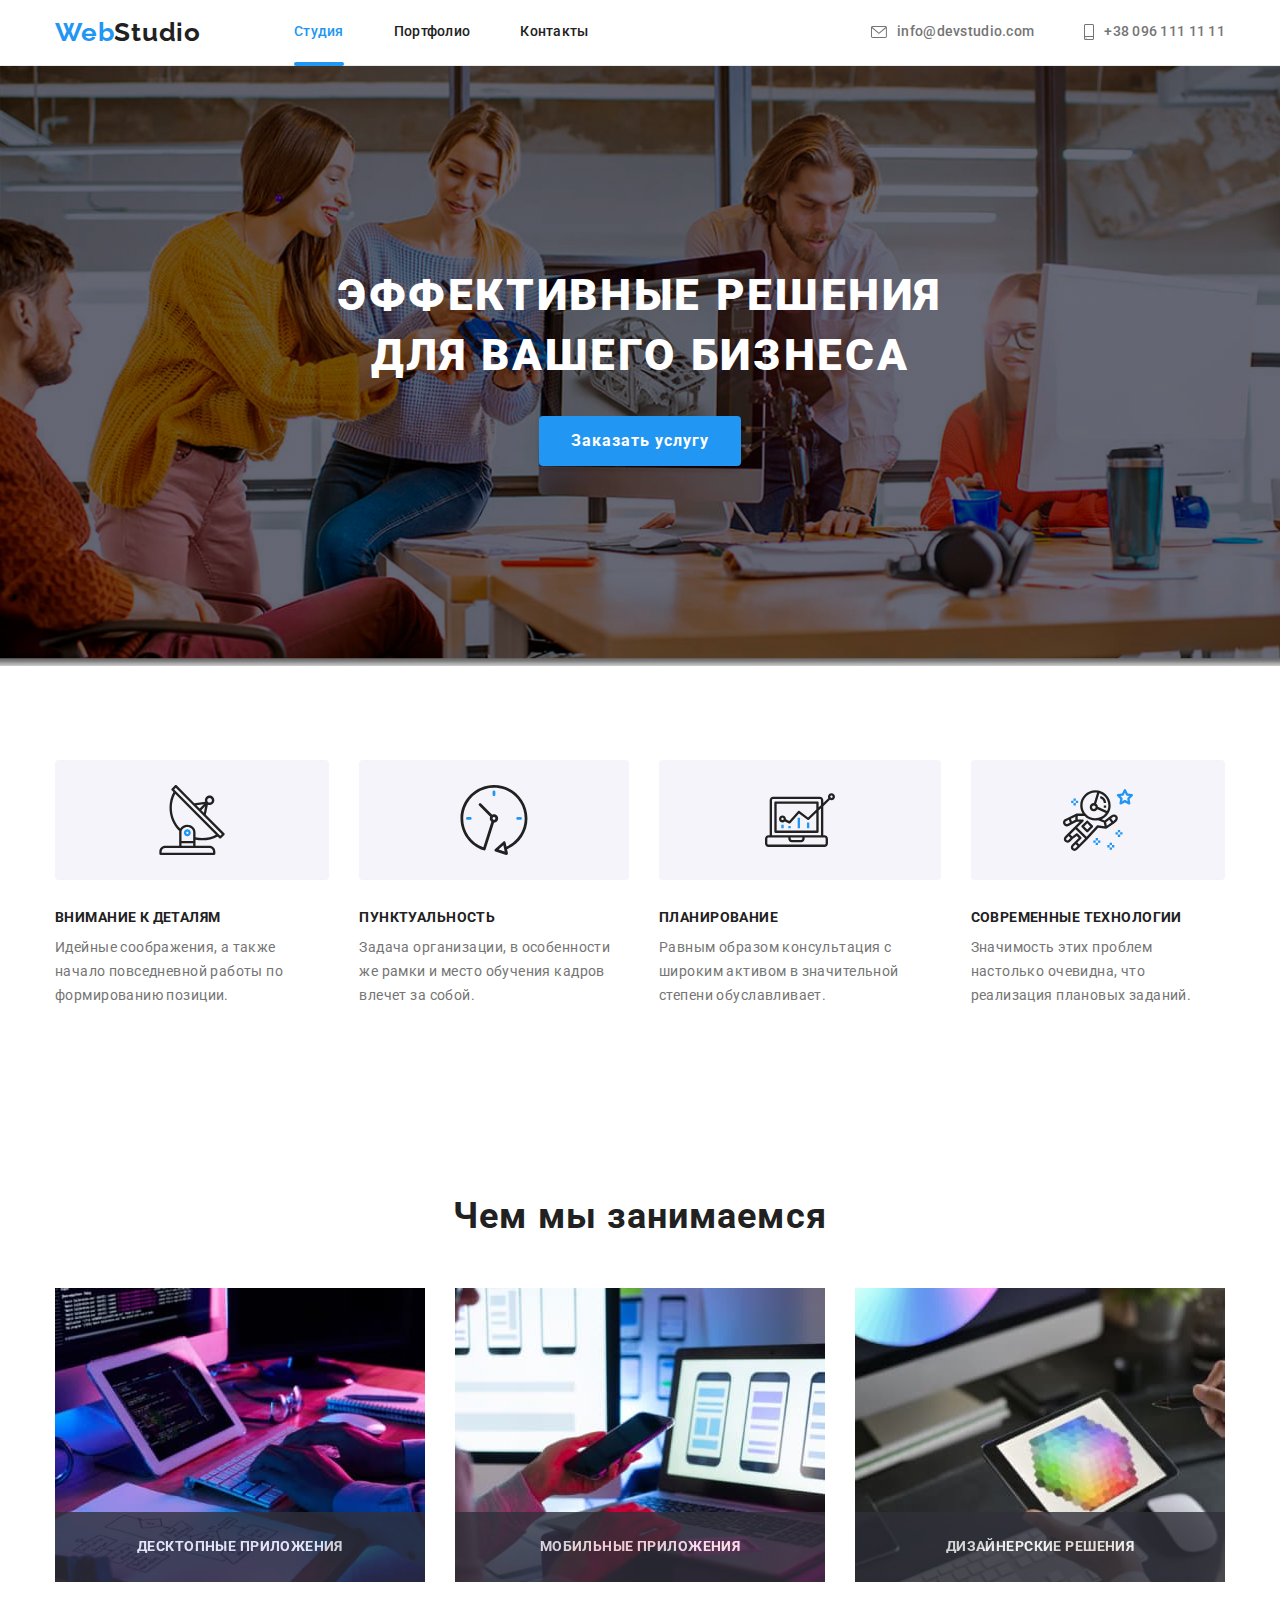
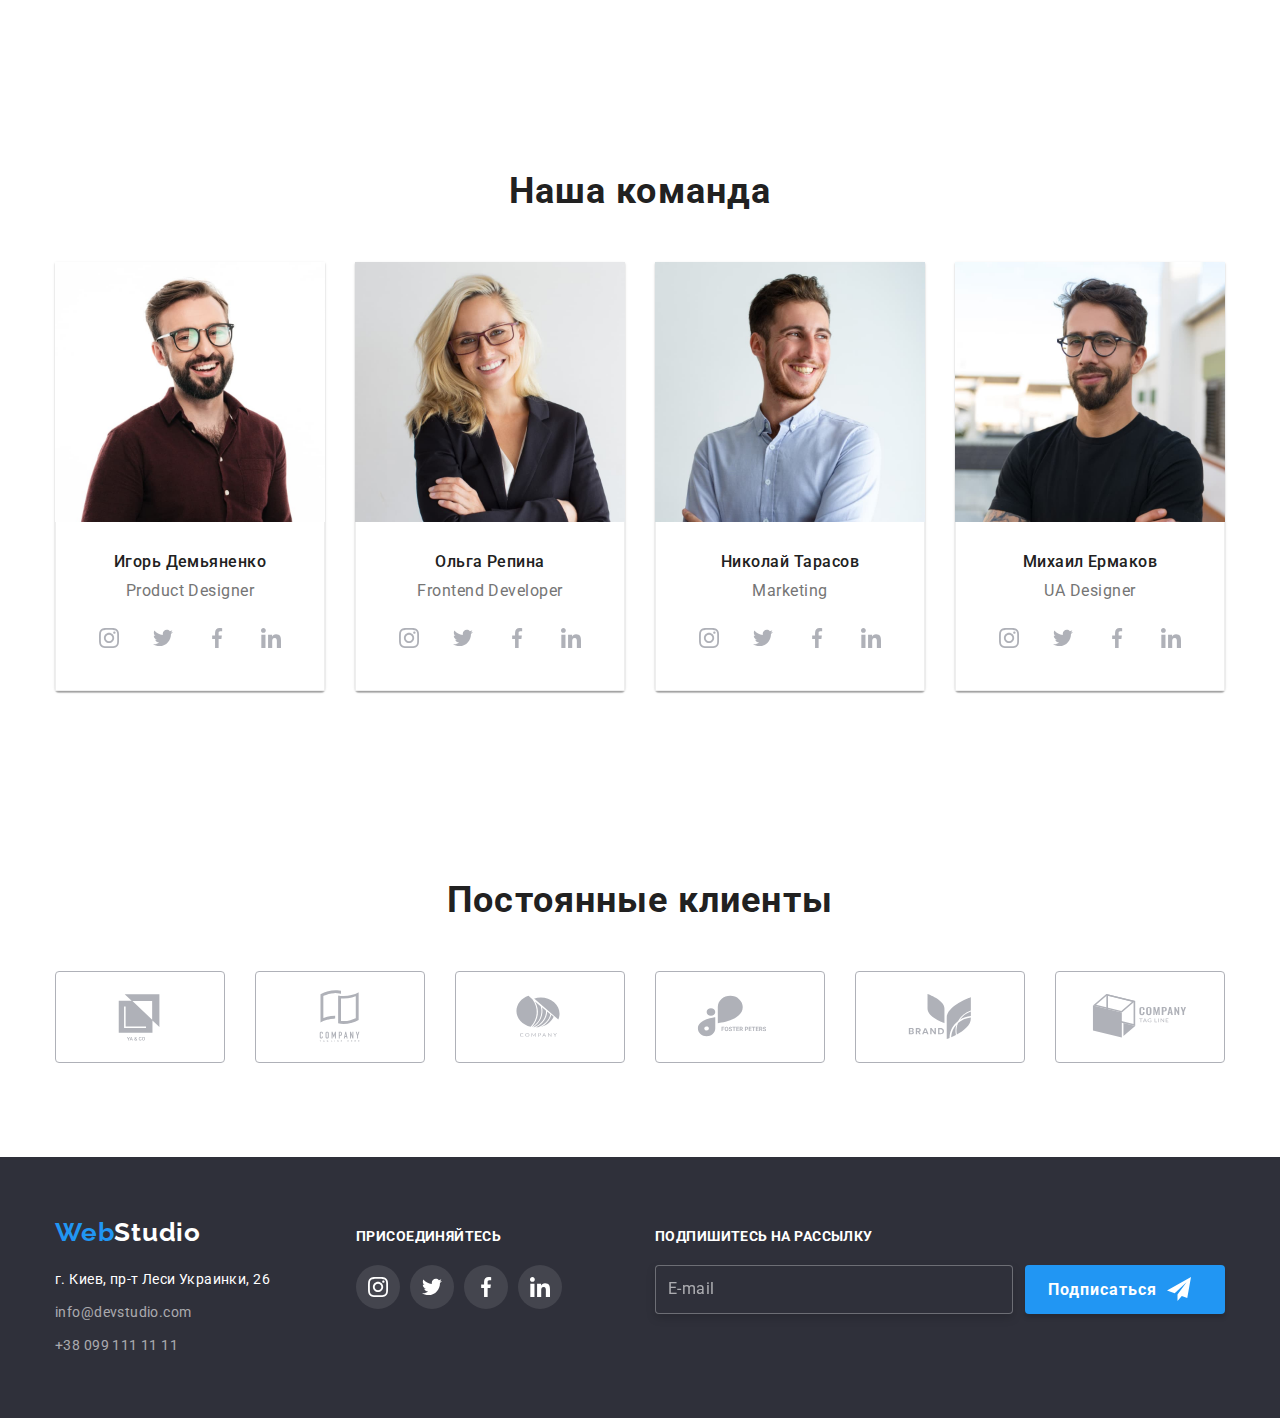
<file: index.html>
<!DOCTYPE html>
<html lang="ru">
  <head>
    <meta charset="UTF-8" />
    <meta http-equiv="X-UA-Compatible" content="IE=edge" />
    <meta name="viewport" content="width=device-width, initial-scale=1.0" />
    <title>Document</title>
    <link
      rel="stylesheet"
      href="https://cdnjs.cloudflare.com/ajax/libs/modern-normalize/1.1.0/modern-normalize.min.css"
    />
    <link rel="preconnect" href="https://fonts.googleapis.com" />
    <link rel="preconnect" href="https://fonts.gstatic.com" crossorigin />
    <link rel="preconnect" href="https://fonts.googleapis.com" />
    <link rel="preconnect" href="https://fonts.gstatic.com" crossorigin />
    <link
      href="https://fonts.googleapis.com/css2?family=Raleway:wght@700&family=Roboto:wght@400;500;700;900&display=swap"
      rel="stylesheet"
    />
    <link
      rel="stylesheet"
      href="https://cdnjs.cloudflare.com/ajax/libs/modern-normalize/1.1.0/modern-normalize.min.css"
    />
    <link rel="stylesheet" href="./css/main.min.css"/>
  </head>
  <body class="body">
    <header class="header">
      <div class="container header-container">
       <nav class="navigation">
          <a href="" class="logo header__logo"
            ><span class="logo__color">Web</span>Studio</a
          >
          <ul class="navigation__list">
            <li class="navigation__item">
              <a href="./index.html" class="navigation__link navigation__current"
                ><span class="navigation__color-studio">Студия</span></a
              >
            </li>
            <li class="navigation__item">
              <a href="./portfolio.html" class="navigation__link">Портфолио</a>
            </li>
            <li class="navigation__item">
              <a href="" class="navigation__link">Контакты</a>
            </li>
          </ul>
        </nav>
        <ul class="contacts-list">
          <li class="contacts-list__item">
            <a href="mailto:info@devstudio.com" class="contacts-list__link-tel"
              ><svg class="contacts-list__svg-icon" width="16" height="12">
                <use href="./images/icons.svg#icon-envelope"></use>
              </svg>
              info@devstudio.com
            </a>
          </li>
          <li class="contacts-list__item">
            <a href="tel:+380961111111" class="contacts-list__link-tel"
              ><svg class="contacts-list__svg-icon" width="10" height="16">
                <use href="./images/icons.svg#icon-smartphone"></use>
              </svg>
              +38 096 111 11 11
            </a>
          </li>
        </ul>
      </div>
    </header>
    <main>
      <section class="hero">
        <div class="container">
          <h1 class="hero-title">Эффективные решения для вашего бизнеса</h1>
          <button data-modal-open type="button" class="btn">
            Заказать услугу
          </button>
        </div>

      </section>
      <section class="section">
        <div class="container">
          <h2 class="visually-hidden">Наши приемущества</h2>
          <ul class="benefits">
            <li class="benefits-item">
              <div class="benefits-div">
                <svg class="benefits__svg-icon" width="70" height="70">
                  <use href="./images/icons.svg#icon-antenna"></use>
                </svg>
              </div>
              <h2 class="benefits__title">Внимание к деталям</h2>
              <p class="benefits__text">
                Идейные соображения, а также начало повседневной работы по
                формированию позиции.
              </p>
            </li>
            <li class="benefits-item">
              <div class="benefits-div">
                <svg class="benefits__svg-icon" width="70" height="70">
                  <use href="./images/icons.svg#icon-clock"></use>
                </svg>
              </div>
              <h2 class="benefits__title">Пунктуальность</h2>
              <p class="benefits__text">
                Задача организации, в особенности же рамки и место обучения
                кадров влечет за собой.
              </p>
            </li>
            <li class="benefits-item">
              <div class="benefits-div">
                <svg class="benefits__svg-icon" width="70" height="70">
                  <use href="./images/icons.svg#icon-diagram"></use>
                </svg>
              </div>
              <h2 class="benefits__title">Планирование</h2>
              <p class="benefits__text">
                Равным образом консультация с широким активом в значительной
                степени обуславливает.
              </p>
            </li>
            <li class="benefits-item">
              <div class="benefits-div">
                <svg class="benefits__svg-icon" width="70" height="70">
                  <use href="./images/icons.svg#icon-astronaut"></use>
                </svg>
              </div>
              <h2 class="benefits__title">Современные технологии</h2>
              <p class="benefits__text">
                Значимость этих проблем настолько очевидна, что реализация
                плановых заданий.
              </p>
            </li>
          </ul>
        </div>
      </section>
      <section class="section">
        <div class="container">
          <h2 class="work-title">Чем мы занимаемся</h2>
          <ul class="work">
            <li class="work__item">
              <div class="div-positions">
                <img
                  src="./images/1.jpg"
                  alt=" Пользователь работающий за планшетом с клавиатурой"
                  width="370"
                />
                <p class="work__applications">Десктопные приложения</p>
              </div>
            </li>
            <li class="work__item">
              <div class="div-positions">
                <img
                  src="images/2.jpg"
                  alt="Пользватель работающий за ноутбуком"
                  width="370"
                />
                <p class="work__applications">Мобильные приложения</p>
              </div>
            </li>
            <li class="work__item">
              <div class="div-positions">
                <img
                  src="./images/3.jpg"
                  alt="Пользователь работающий за планшетом"
                  width="370"
                />
                <p class="work__applications">Дизайнерские решения</p>
              </div>
            </li>
          </ul>
        </div>
      </section>
      <section class="section section-background">
        <div class="container">
          <h2 class="team-title">Наша команда</h2>
          <ul class="team">
            <li class="team__item">
              <img
                src="./images/teacher.jpg"
                alt="Фото Product Designer"
                width="270"
              />
              <div class="team-div">
                <h3 class="team__name">Игорь Демьяненко</h3>
                <p lang="en" class="team__text">Product Designer</p>
                <ul class="socials-networks socials-networks-margin">
                  <li class="socials-networks__item">
                    <a href="" class="socials-networks__link socials-networks__link-light">
                      <svg class="socials-networks__svg" width="20" height="20">
                        <use href="./images/icons.svg#icon-instagram"></use>
                      </svg>
                    </a>
                  </li>    
                    </a>
                  </li>
                  <li class="socials-networks__item">
                    <a href="" class="socials-networks__link socials-networks__link-light">
                      <svg class="socials-networks__svg" width="20" height="20">
                        <use href="./images/icons.svg#icon-twitter"></use>
                      </svg>
                    </a>
                  </li>
                  <li class="socials-networks__item">
                    <a href="" class="socials-networks__link socials-networks__link-light">
                      <svg class="socials-networks__svg" width="20" height="20">
                        <use href="./images/icons.svg#icon-facebook"></use>
                      </svg>
                    </a>
                  </li>
                  <li class="socials-networks__item">
                    <a href="" class="socials-networks__link socials-networks__link-light">
                      <svg class="socials-networks__svg" width="20" height="20">
                        <use href="./images/icons.svg#icon-linkedin"></use>
                      </svg>
                    </a>
                  </li>
                </ul>
              </div>
            </li>
            <li class="team__item">
              <img
                src="images/teacher2.jpg"
                alt="Фото Frontend Developer"
                width="270"
              />

              <div class="team-div">
                <h3 class="team__name">Ольга Репина</h3>
                <p lang="en" class="team__text">Frontend Developer</p>
                <ul class="socials-networks socials-networks-margin">
                  <li class="socials-networks__item">
                    <a href="" class="socials-networks__link socials-networks__link-light">
                      <svg class="socials-networks__svg" width="20" height="20">
                        <use href="./images/icons.svg#icon-instagram"></use>
                      </svg>
                    </a>
                  </li>    
                    </a>
                  </li>
                  <li class="socials-networks__item">
                    <a href="" class="socials-networks__link socials-networks__link-light">
                      <svg class="socials-networks__svg" width="20" height="20">
                        <use href="./images/icons.svg#icon-twitter"></use>
                      </svg>
                    </a>
                  </li>
                  <li class="socials-networks__item">
                    <a href="" class="socials-networks__link socials-networks__link-light">
                      <svg class="socials-networks__svg" width="20" height="20">
                        <use href="./images/icons.svg#icon-facebook"></use>
                      </svg>
                    </a>
                  </li>
                  <li class="socials-networks__item">
                    <a href="" class="socials-networks__link socials-networks__link-light">
                      <svg class="socials-networks__svg" width="20" height="20">
                        <use href="./images/icons.svg#icon-linkedin"></use>
                      </svg>
                    </a>
                  </li>
                </ul>
              </div>
            </li>
            <li class="team__item">
              <img
                src="./images/teacher3.jpg"
                alt="Фото Marketing"
                width="270"
              />
              <div class="team-div">
                <h3 class="team__name">Николай Тарасов</h3>
                <p lang="en" class="team__text">Marketing</p>
                <ul class="socials-networks socials-networks-margin">
                  <li class="socials-networks__item">
                    <a href="" class="socials-networks__link socials-networks__link-light">
                      <svg class="socials-networks__svg" width="20" height="20">
                        <use href="./images/icons.svg#icon-instagram"></use>
                      </svg>
                    </a>
                  </li>    
                    </a>
                  </li>
                  <li class="socials-networks__item">
                    <a href="" class="socials-networks__link socials-networks__link-light">
                      <svg class="socials-networks__svg" width="20" height="20">
                        <use href="./images/icons.svg#icon-twitter"></use>
                      </svg>
                    </a>
                  </li>
                  <li class="socials-networks__item">
                    <a href="" class="socials-networks__link socials-networks__link-light">
                      <svg class="socials-networks__svg" width="20" height="20">
                        <use href="./images/icons.svg#icon-facebook"></use>
                      </svg>
                    </a>
                  </li>
                  <li class="socials-networks__item">
                    <a href="" class="socials-networks__link socials-networks__link-light">
                      <svg class="socials-networks__svg" width="20" height="20">
                        <use href="./images/icons.svg#icon-linkedin"></use>
                      </svg>
                    </a>
                  </li>
                </ul>
              </div>
            </li>
            <li class="team__item">
              <img
                src="./images/teacher4.jpg"
                alt="Фото UI Designer"
                width="270"
              />
              <div class="team-div">
                <h3 class="team__name">Михаил Ермаков</h3>
                <p lang="en" class="team__text">UA Designer</p>
                <ul class="socials-networks socials-networks-margin">
                  <li class="socials-networks__item">
                    <a href="" class="socials-networks__link socials-networks__link-light">
                      <svg class="socials-networks__svg" width="20" height="20">
                        <use href="./images/icons.svg#icon-instagram"></use>
                      </svg>
                    </a>
                  </li>    
                    </a>
                  </li>
                  <li class="socials-networks__item">
                    <a href="" class="socials-networks__link socials-networks__link-light">
                      <svg class="socials-networks__svg" width="20" height="20">
                        <use href="./images/icons.svg#icon-twitter"></use>
                      </svg>
                    </a>
                  </li>
                  <li class="socials-networks__item">
                    <a href="" class="socials-networks__link socials-networks__link-light">
                      <svg class="socials-networks__svg" width="20" height="20">
                        <use href="./images/icons.svg#icon-facebook"></use>
                      </svg>
                    </a>
                  </li>
                  <li class="socials-networks__item">
                    <a href="" class="socials-networks__link socials-networks__link-light">
                      <svg class="socials-networks__svg" width="20" height="20">
                        <use href="./images/icons.svg#icon-linkedin"></use>
                      </svg>
                    </a>
                  </li>
                </ul>
              </div>
            </li>
          </ul>
        </div>
      </section>
      <section class="section">
        <div class="container">
          <h2 class="clients-title">Постоянные клиенты</h2>
          <ul class="clients">
            <li class="clients__item">
              <a href="" class="clients__link">
                <svg class="clients__svg" width="106" height="60">
                  <use href="./images/icons.svg#icon-Logo-6"></use>
                </svg>
              </a>
            </li>
            <li class="clients__item">
              <a href="" class="clients__link">
                <svg class="clients__svg" width="106px" height="60px">
                  <use href="./images/icons.svg#icon-Logo-1"></use>
                </svg>
              </a>
            </li>
            <li class="clients__item">
              <a href="" class="clients__link">
                <svg class="clients__svg" width="106" height="60">
                  <use href="./images/icons.svg#icon-Logo-3"></use>
                </svg>
              </a>
            </li>
            <li class="clients__item">
              <a href="" class="clients__link">
                <svg class="clients__svg" width="106" height="60">
                  <use href="./images/icons.svg#icon-Logo-2"></use>
                </svg>
              </a>
            </li>
            <li class="clients__item">
              <a href="" class="clients__link">
                <svg class="clients__svg" width="106" height="60">
                  <use href="./images/icons.svg#icon-Logo-4"></use>
                </svg>
              </a>
            </li>
            <li class="clients__item">
              <a href="" class="clients__link">
                <svg class="clients__svg" width="106" height="60">
                  <use href="./images/icons.svg#icon-Logo-5"></use>
                </svg>
              </a>
            </li>
          </ul>
        </div>
      </section>
    </main>
    <footer class="footer">
      <div class="container footer__container">
        <div class="width-adress">
          <a href="" class="logo footer__logo"
            ><span class="logo__color">Web</span>Studio</a
          >
          <address class="address">
            <ul class="address__list">
              <li class="address__item">
                <a href="" class="address__link-location"
                  >г. Киев, пр-т Леси Украинки, 26</a
                >
              </li>
              <li class="address__item">
                <a href="mailto:info@devstudio.com" class="address__link"
                  >info@devstudio.com</a
                >
              </li>
              <li class="address__item">
                <a href="tel:+380991111111" class="address__link"
                  >+38 099 111 11 11</a
                >
              </li>
            </ul>
          </address>
        </div>
        <div class="join-size">
          <h3 class="join">Присоединяйтесь</h3>
          <ul class="socials-networks">
            <li class="socials-networks__item">
              <a href="" class="socials-networks__link socials-networks-link-dark">
                <svg class="socials-networks__svg socials-networks-weight-icon" width="20" height="20">
                  <use href="./images/icons.svg#icon-instagram"></use>
                </svg>
              </a>
            </li>
            <li class="socials-networks__item">
              <a href="" class="socials-networks__link socials-networks-link-dark">
                <svg class="socials-networks__svg socials-networks-weight-icon" width="20" height="20">
                  <use href="./images/icons.svg#icon-twitter"></use>
                </svg>
              </a>
            </li>
            <li class="socials-networks__item">
              <a href="" class="socials-networks__link socials-networks-link-dark">
                <svg class="socials-networks__svg socials-networks-weight-icon" width="20" height="20">
                  <use href="./images/icons.svg#icon-facebook"></use>
                </svg>
              </a>
            </li>
            <li class="socials-networks__item ">
              <a href="" class="socials-networks__link socials-networks-link-dark">
                <svg class="socials-networks__svg socials-networks-weight-icon" width="20" height="20">
                  <use href="./images/icons.svg#icon-linkedin"></use>
                </svg>
              </a>
            </li>
          </ul>
        </div>
          <div class="subscribe-size">
            <h2 class="subscribe">Подпишитесь на рассылку</h2>
            <form class="form">
                <label class="form__button" for="form__button" ></label>
                <input type="text" name="form__input" id="form__input" 
                placeholder="E-mail" class="form__input"/>
              <button type="submit" class="submit-footer">
              Подписаться <svg class="submit-footer__icon-send" width="24" height="24">
                <use href="./images/icons.svg#icon-icon-send"></use>
              </svg></button>
            </form>
        </div>
    </footer>

    <div class="backdrop is-hidden" data-modal>
      <div class="modal">
        <button class="btn-mod" data-modal-close>
          <svg class="btn-svg" width="18" height="18">
            <use href="./images/icons.svg#icon-close-black-18dp-2-1-1"></use>
          </svg>
        </button>
        <form class="modal-form">
          <div class="form-studia">
              <p class="modal-feedback">Оставьте свои данные, мы вам перезвоним</p>
                <div class="form-field">
                  <label for="name" class="lable">Имя</label> 
                <input type="text" name="name" id="name" class="input"/>
                <svg class="icon-form icon-person-form" width="18" height="18">
                    <use href="./images/icons.svg#icon-person-black-18dp"></use>
                  </svg>
              </div>
              <div class="form-field">
                <label for="tel" class="lable">Телефон </label>
                <input type="tel" name="tel" id="tel" class="input"/>
                <svg class="icon-form icon-phone-form" width="18" height="18">
                  <use href="./images/icons.svg#icon-phone-black-18dp"></use>
                </svg>
              </div>
              <div class="form-field">
              <label for="mail" class="lable">Почта</label>
                <input type="email" name="mail" id="mail" class="input"/>
                <svg class="icon-form icon-email-form" width="18" height="18">
                  <use href="./images/icons.svg#icon-email-black-18dp"></use>
                </svg>
              </div>
              <div class="form-field form-textarea">
                <label for="coment" class="coment-textarea">Комментарий</label>
                <textarea name="coment" id="coment"  placeholder="Введите текст"
              class="textarea-modal"></textarea>
              </div>
            </div>
            <div class="form-submit">
              <input type="checkbox" name="check-agree" id="check-agree" class="check-agree visually-hidden"/>
                <label for="check-agree" class="checkbox-lable"> <span> 
                  <svg class="checkbox-svg" width="16" height="15">
                    <use href="./images/icons.svg#icon-check"></use>
                  </svg>
                </span> Соглашаюсь с рассылкой и принимаю  
                  <a href="">
                    <span class="checkbox-condition">Условия договора </span></a></label>
            </div>
              <button type="submit" class="submit">Отправить</button>
          </form>
      </div>
    </div>

    <script src="./gs/modal.js"></script>
  </body>
</html>
</file>
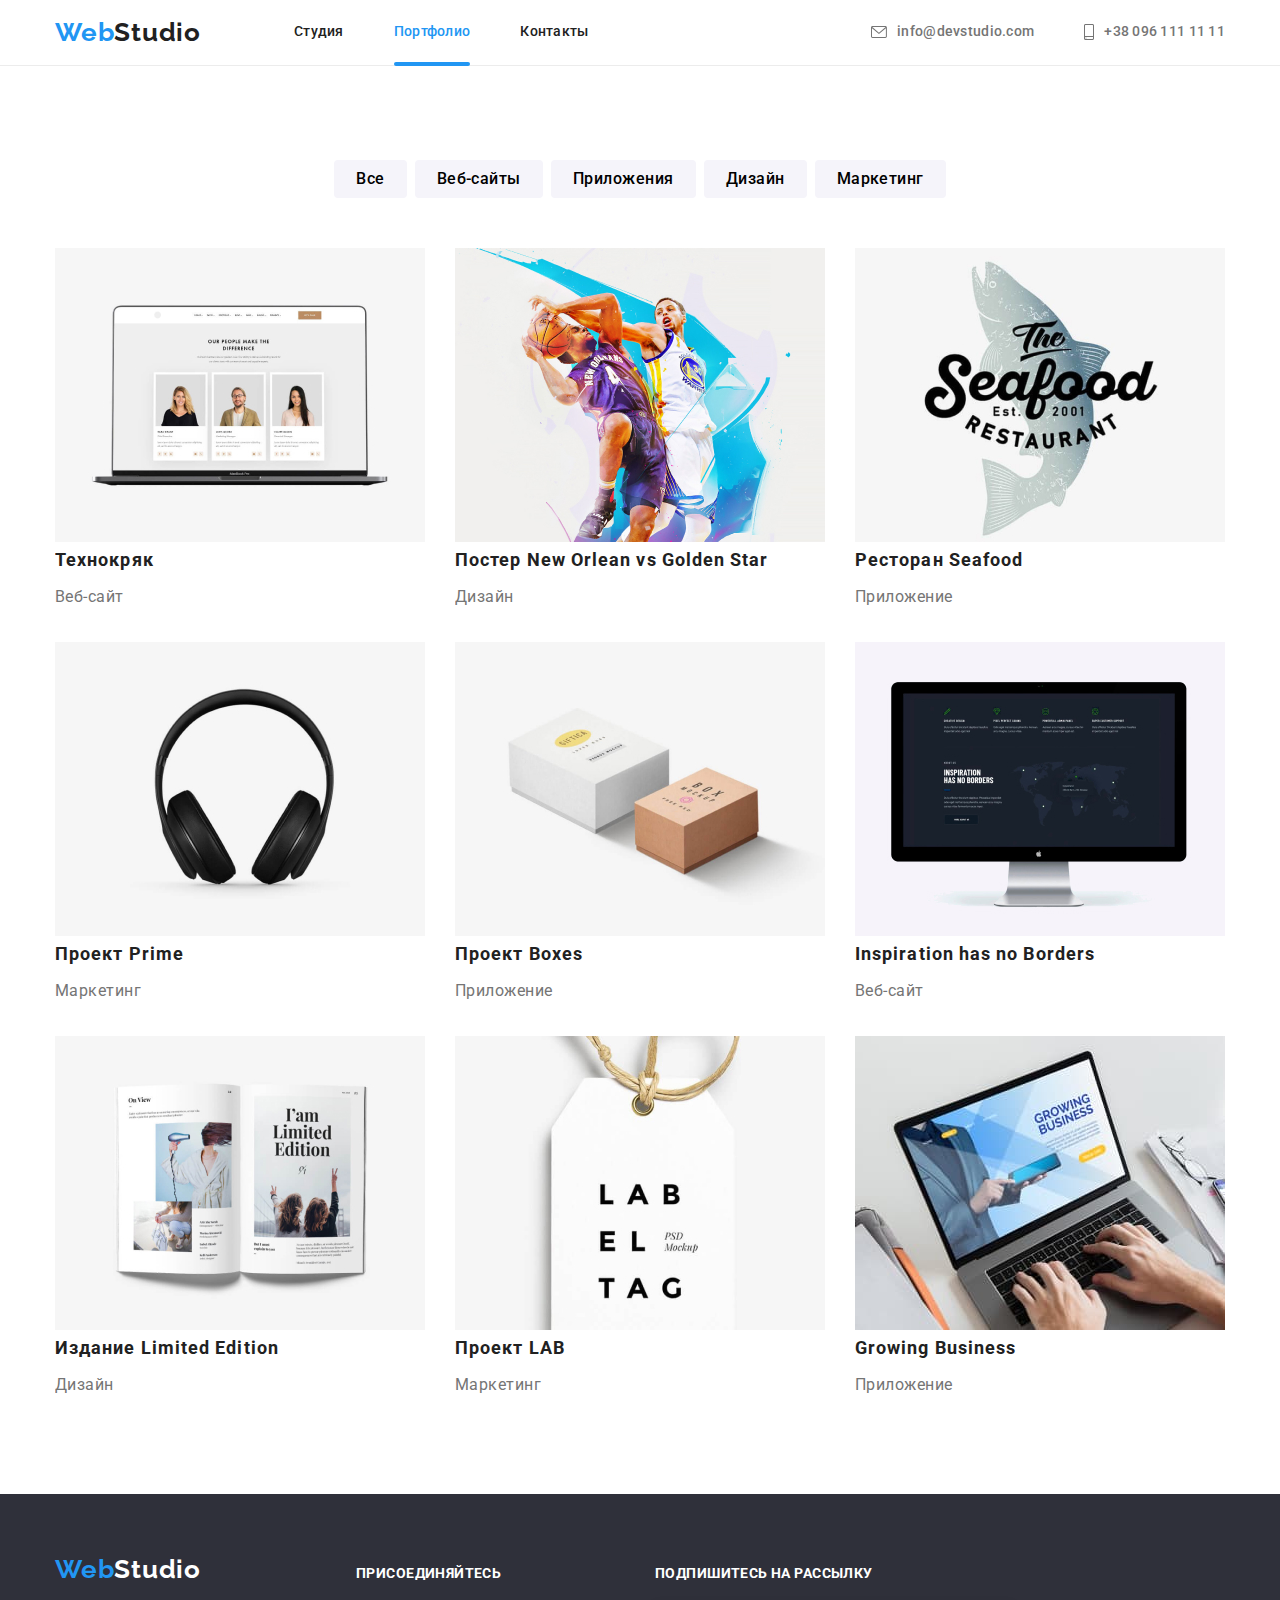
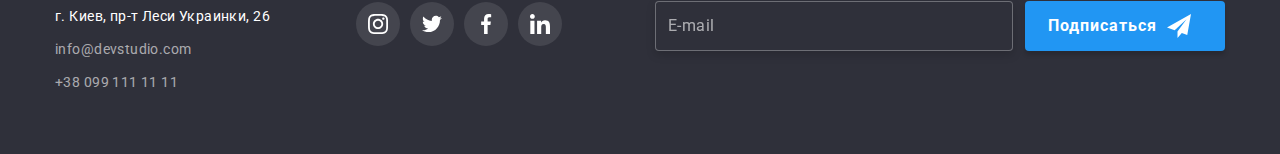
<file: portfolio.html>
<!DOCTYPE html>
<html lang="ru">
  <head>
    <meta charset="UTF-8" />
    <meta http-equiv="X-UA-Compatible" content="IE=edge" />
    <meta name="viewport" content="width=device-width, initial-scale=1.0" />
    <title>Document</title>
    <link
      rel="stylesheet"
      href="https://cdnjs.cloudflare.com/ajax/libs/modern-normalize/1.1.0/modern-normalize.min.css"
    />
    <link rel="preconnect" href="https://fonts.googleapis.com" />
    <link rel="preconnect" href="https://fonts.gstatic.com" crossorigin />
    <link rel="preconnect" href="https://fonts.googleapis.com" />
    <link rel="preconnect" href="https://fonts.gstatic.com" crossorigin />
    <link
      href="https://fonts.googleapis.com/css2?family=Raleway:wght@700&family=Roboto:wght@400;500;700;900&display=swap"
      rel="stylesheet"
    />
    <link rel="stylesheet" href="./css/main.min.css"/>
  </head>
  <body class="body">
    <header class="header">
      <div class="container header-container">
       <nav class="navigation">
          <a href="" class="logo header__logo"
            ><span class="logo__color">Web</span>Studio</a
          >
          <ul class="navigation__list">
            <li class="navigation__item">
              <a href="./index.html" class="navigation__link"
                >Студия</a
              >
            </li>
            <li class="navigation__item">
              <a href="./portfolio.html" class="navigation__link  navigation__current">
                <span class="navigation__color-studio">Портфолио</span></a>
            </li>
            <li class="navigation__item">
              <a href="" class="navigation__link">Контакты</a>
            </li>
          </ul>
        </nav>
        <ul class="contacts-list">
          <li class="contacts-list__item">
            <a href="mailto:info@devstudio.com" class="contacts-list__link-tel"
              ><svg class="contacts-list__svg-icon" width="16" height="12">
                <use href="./images/icons.svg#icon-envelope"></use>
              </svg>
              info@devstudio.com
            </a>
          </li>
          <li class="contacts-list__item">
            <a href="tel:+380961111111" class="contacts-list__link-tel"
              ><svg class="contacts-list__svg-icon" width="10" height="16">
                <use href="./images/icons.svg#icon-smartphone"></use>
              </svg>
              +38 096 111 11 11
            </a>
          </li>
        </ul>
      </div>
    </header>
    <main>
      <section class="section">
        <div class="container">
          <h1 class="visually-hidden">Фильтры</h1>
          <ul class="filter">
            <li class="filter__item">
              <button type="button" class="filter__btn">Все</button>
            </li>
            <li class="filter__item">
              <button type="button" class="filter__btn">Веб-сайты</button>
            </li>
            <li class="filter__item">
              <button type="button" class="filter__btn">Приложения</button>
            </li>
            <li class="filter__item">
              <button type="button" class="filter__btn">Дизайн</button>
            </li>
            <li class="filter__item">
              <button type="button" class="filter__btn">Маркетинг</button>
            </li>
          </ul>
          <ul class="content">
            <li class="content__item">
              <a href="" class="content__link">
                <div class="owerlay">
                  <div class="owerlay__div">
                    <p class="owerlay__text">
                      Технокряк это современная площадка распространения
                      коронавируса. Компании используют эту платформу для
                      цифрового шпионажа и атак на защищённые сервера
                      конкурентов.
                    </p>
                  </div>
                  <img
                    src="./images/Технокряк.jpg"
                    alt="Фото команды проэкта"
                    width="370"
                    class="content__foto"
                  />
                </div>
                <div class="content__div">
                  <h2 class="content__title">Технокряк</h2>
                  <p class="content__text">Веб-сайт</p>
                </div>
              </a>
            </li>
            <li class="content__item">
              <a href="" class="content__link">
                <div class="owerlay">
                  <div class="owerlay__div">
                    <p class="owerlay__text">
                      Технокряк это современная площадка распространения
                      коронавируса. Компании используют эту платформу для
                      цифрового шпионажа и атак на защищённые сервера
                      конкурентов.
                    </p>
                  </div>
                  <img
                    src="./images/постер.jpg"
                    alt="Фото постера New Orlean vs Golden Star"
                    width="370"
                    class="content__foto"
                  />
                </div>
                <div class="content__div">
                  <h2 class="content__title">
                    Постер New Orlean vs Golden Star
                  </h2>
                  <p class="content__text">Дизайн</p>
                </div>
              </a>
            </li>
            <li class="content__item">
              <a href="" class="content__link">
                <div class="owerlay">
                  <div class="owerlay__div">
                    <p class="owerlay__text">
                      Технокряк это современная площадка распространения
                      коронавируса. Компании используют эту платформу для
                      цифрового шпионажа и атак на защищённые сервера
                      конкурентов.
                    </p>
                  </div>
                  <img
                    src="./images/логотип.jpg"
                    alt="Логотип ресторана Seafood"
                    width="370"
                    class="content__foto"
                  />
                </div>
                <div class="content__div">
                  <h2 class="content__title">Ресторан Seafood</h2>
                  <p class="content__text">Приложение</p>
                </div>
              </a>
            </li>
            <li class="content__item">
              <a href="" class="content__link">
                <div class="owerlay">
                  <div class="owerlay__div">
                    <p class="owerlay__text">
                      Технокряк это современная площадка распространения
                      коронавируса. Компании используют эту платформу для
                      цифрового шпионажа и атак на защищённые сервера
                      конкурентов.
                    </p>
                  </div>
                  <img
                  src="./images/наушники.jpg"
                  alt="Фото наушников"
                  width="370"
                  class="content__foto"
                />
                </div>
                <div class="content__div">
                  <h2 class="content__title">Проект Prime</h2>
                  <p class="content__text">Маркетинг</p>
                </div>
              </a>
            </li>
            <li class="content__item">
              <a href="" class="content__link">
                <div class="owerlay">
                  <div class="owerlay__div">
                    <p class="owerlay__text">
                      Технокряк это современная площадка распространения
                      коронавируса. Компании используют эту платформу для
                      цифрового шпионажа и атак на защищённые сервера
                      конкурентов.
                    </p>
                  </div>
                  <img
                    src="./images/коробки.jpg"
                    alt="Фото двух коробок"
                    width="370"
                    class="content__foto"
                  />
                </div>
                <div class="content__div">
                  <h2 class="content__title">Проект Boxes</h2>
                  <p class="content__text">Приложение</p>
                </div>
              </a>
            </li>
            <li class="content__item">
              <a href="" class="content__link">
                <div class="owerlay">
                  <div class="owerlay__div">
                    <p class="owerlay__text">
                      Технокряк это современная площадка распространения
                      коронавируса. Компании используют эту платформу для
                      цифрового шпионажа и атак на защищённые сервера
                      конкурентов.
                    </p>
                  </div>
                  <img
                    src="./images/Экран-монитора.jpg"
                    alt="Фото рабочей панели сайта"
                    width="370"
                    class="content__foto"
                  />
                </div>
                <div class="content__div">
                  <h2 class="content__title">Inspiration has no Borders</h2>
                  <p class="content__text">Веб-сайт</p>
                </div>
              </a>
            </li>
            <li class="content__item">
              <a href="" class="content__link">
                <div class="owerlay">
                  <div class="owerlay__div">
                    <p class="owerlay__text">
                      Технокряк это современная площадка распространения
                      коронавируса. Компании используют эту платформу для
                      цифрового шпионажа и атак на защищённые сервера
                      конкурентов.
                    </p>
                  </div>
                  <img
                  src="./images/Страницы.jpg"
                  alt="Фото двух страниц из книги"
                  width="370"
                  class="content__foto"
                />
                </div>
                <div class="content__div">
                  <h2 class="content__title">Издание Limited Edition</h2>
                  <p class="content__text">Дизайн</p>
                </div>
              </a>
            </li>
            <li class="content__item">
              <a href="" class="content__link">
                <div class="owerlay">
                  <div class="owerlay__div">
                    <p class="owerlay__text">
                      Технокряк это современная площадка распространения
                      коронавируса. Компании используют эту платформу для
                      цифрового шпионажа и атак на защищённые сервера
                      конкурентов.
                    </p>
                  </div>
                  <img
                    src="./images/Стилизованные-буквы.jpg"
                    alt="Фото страницы с буквами со стилизированным шрифтом"
                    width="370"
                    class="content__foto"
                  />
                </div>
                <div class="content__div">
                  <h2 class="content__title">Проект LAB</h2>
                  <p class="content__text">Маркетинг</p>
                </div>
              </a>
            </li>
            <li class="content__item">
              <a href="" class="content__link">
                <div class="owerlay">
                  <div class="owerlay__div">
                    <p class="owerlay__text">
                      Технокряк это современная площадка распространения
                      коронавируса. Компании используют эту платформу для
                      цифрового шпионажа и атак на защищённые сервера
                      конкурентов.
                    </p>
                  </div>
                  <img
                  src="./images/открытый-ноут.jpg"
                  alt="Фото ноутбука с запущенным приложением"
                  width="370"
                  class="content__foto"
                />
                </div>
                <div class="content__div">
                  <h2 class="content__title">Growing Business</h2>
                  <p class="content__text">Приложение</p>
                </div>
              </a>
            </li>
          </ul>
        </div>
      </section>
    </main>
    <footer class="footer">
      <div class="container footer__container">
        <div class="width-adress">
          <a href="" class="logo footer__logo"
            ><span class="logo__color">Web</span>Studio</a
          >
          <address class="address">
            <ul class="address__list">
              <li class="address__item">
                <a href="" class="address__link-location"
                  >г. Киев, пр-т Леси Украинки, 26</a
                >
              </li>
              <li class="address__item">
                <a href="mailto:info@devstudio.com" class="address__link"
                  >info@devstudio.com</a
                >
              </li>
              <li class="address__item">
                <a href="tel:+380991111111" class="address__link"
                  >+38 099 111 11 11</a
                >
              </li>
            </ul>
          </address>
        </div>
        <div class="join-size">
          <h3 class="join">Присоединяйтесь</h3>
          <ul class="socials-networks">
            <li class="socials-networks__item">
              <a href="" class="socials-networks__link socials-networks-link-dark">
                <svg class="socials-networks__svg socials-networks-weight-icon" width="20" height="20">
                  <use href="./images/icons.svg#icon-instagram"></use>
                </svg>
              </a>
            </li>
            <li class="socials-networks__item">
              <a href="" class="socials-networks__link socials-networks-link-dark">
                <svg class="socials-networks__svg socials-networks-weight-icon" width="20" height="20">
                  <use href="./images/icons.svg#icon-twitter"></use>
                </svg>
              </a>
            </li>
            <li class="socials-networks__item">
              <a href="" class="socials-networks__link socials-networks-link-dark">
                <svg class="socials-networks__svg socials-networks-weight-icon" width="20" height="20">
                  <use href="./images/icons.svg#icon-facebook"></use>
                </svg>
              </a>
            </li>
            <li class="socials-networks__item ">
              <a href="" class="socials-networks__link socials-networks-link-dark">
                <svg class="socials-networks__svg socials-networks-weight-icon" width="20" height="20">
                  <use href="./images/icons.svg#icon-linkedin"></use>
                </svg>
              </a>
            </li>
          </ul>
        </div>
          <div class="subscribe-size">
            <h2 class="subscribe">Подпишитесь на рассылку</h2>
            <form class="form">
              <label class="form__button" for="form__button" ></label>
              <input type="text" name="form__input" id="form__input" 
              placeholder="E-mail" class="form__input"/>
            <button type="submit" class="submit-footer">
            Подписаться <svg class="submit-footer__icon-send" width="24" height="24">
              <use href="./images/icons.svg#icon-icon-send"></use>
            </svg></button>
          </form>
        </div>
    </footer>

  </body>
</html>
</file>
<file: css/main.min.css>
:root{--header-color-white: #ffffff;--header-color-black: #212121;--text-color-grey: #757575;--btn-color-blue: #2196f3;--btn-color-hover: #188ce8;--fon-background-grey: #2f303a;--fon-background-white: #e5e5e5;--bacground-team: #f5f4fa;--border-radius: #afb1b8;--footer-link-color: rgba(255, 255, 255, 0.6);--socials-icon: #afb1b8}.visually-hidden{position:absolute;white-space:nowrap;width:1px;height:1px;overflow:hidden;border:0;padding:0;clip:rect(0 0 0 0);-webkit-clip-path:inset(50%);clip-path:inset(50%);margin:-1px}body{font-family:"Roboto", sans-serif;color:var(--text-color-grey)}img{display:block;max-width:100%;height:auto}a{text-decoration:none}li{list-style-type:none}p,h1,h2,h3,h4,h5,h6{margin:0}ul{margin:0;padding:0}section{padding-top:94px;padding-bottom:94px}.container{width:1200px;padding-left:15px;padding-right:15px;margin-left:auto;margin-right:auto}.header-container{display:-webkit-box;display:-ms-flexbox;display:flex;-webkit-box-align:center;-ms-flex-align:center;align-items:center}.footer__container{display:-webkit-box;display:-ms-flexbox;display:flex;-webkit-box-align:baseline;-ms-flex-align:baseline;align-items:baseline}.btn{display:block;padding:10px 32px;margin:0 auto;min-width:200px;padding:10px 32px;text-align:center;margin-top:30px;border-radius:4px;border:none;font-family:inherit;font-weight:700;font-size:16px;line-height:1.88;letter-spacing:0.06em;color:var(--header-color-white);background-color:var(--btn-color-blue);-webkit-box-shadow:0px 4px 4px rgba(0,0,0,0.15);box-shadow:0px 4px 4px rgba(0,0,0,0.15);cursor:pointer}.btn:hover,.btn:focus{background-color:var(--btn-color-hover);-webkit-transition:background-color 250ms cubic-bezier(0.4, 0, 0.2, 1);transition:background-color 250ms cubic-bezier(0.4, 0, 0.2, 1)}.filter{display:-webkit-box;display:-ms-flexbox;display:flex;-ms-flex-wrap:wrap;flex-wrap:wrap;-webkit-box-pack:center;-ms-flex-pack:center;justify-content:center;margin-bottom:50px}.filter__item:not(:first-child){margin-left:8px}.filter__btn{padding:6px 22px;font-family:inherit;font-weight:500;font-size:16px;line-height:1.63;letter-spacing:0.03em;border-radius:4px;border:none;cursor:pointer;background-color:var(--bacground-team);-webkit-transition-property:background-color, color, -webkit-box-shadow;transition-property:background-color, color, -webkit-box-shadow;transition-property:background-color, color, box-shadow;transition-property:background-color, color, box-shadow, -webkit-box-shadow;-webkit-transition-duration:250ms;transition-duration:250ms;-webkit-transition-timing-function:cubic-bezier(0.4, 0, 0.2, 1);transition-timing-function:cubic-bezier(0.4, 0, 0.2, 1)}.filter__btn:hover,.filter__btn:focus,.filter__btn:active{color:var(--header-color-white);background-color:var(--btn-color-blue);-webkit-box-shadow:0px 3px 1px rgba(0,0,0,0.1),0px 1px 2px rgba(0,0,0,0.08),0px 2px 2px rgba(0,0,0,0.12);box-shadow:0px 3px 1px rgba(0,0,0,0.1),0px 1px 2px rgba(0,0,0,0.08),0px 2px 2px rgba(0,0,0,0.12)}.color__portfolio{color:var(--btn-color-blue)}.filter__list{display:-webkit-box;display:-ms-flexbox;display:flex;-ms-flex-wrap:wrap;flex-wrap:wrap;-webkit-box-pack:center;-ms-flex-pack:center;justify-content:center;margin-bottom:50px}.filter__item:not(:first-child){margin-left:8px}.btn-mod{display:-webkit-box;display:-ms-flexbox;display:flex;-webkit-box-align:center;-ms-flex-align:center;align-items:center;position:absolute;top:8px;right:8px;width:30px;height:30px;border-radius:50%;border:1px solid rgba(0,0,0,0.1);cursor:pointer;background:transparent}.btn-mod:hover,.btn-mod:focus{fill:#2196f3}.socials-networks{display:-webkit-box;display:-ms-flexbox;display:flex;-webkit-box-pack:center;-ms-flex-pack:center;justify-content:center}.socials-networks-margin{margin-top:16px}.socials-networks__item{width:44px;height:44px}.socials-networks__item+.socials-networks__item{margin-left:10px}.socials-networks__link{display:-webkit-box;display:-ms-flexbox;display:flex;-webkit-box-align:center;-ms-flex-align:center;align-items:center;-webkit-box-pack:center;-ms-flex-pack:center;justify-content:center;width:100%;height:100%;border-radius:50%}.socials-networks__link:hover,.socials-networks__link:focus{background-color:var(--btn-color-blue);fill:var(--header-color-white)}.socials-networks__link:hover .socials-networks__svg,.socials-networks__link:focus .socials-networks__svg{fill:var(--header-color-white)}.socials-networks__link-light{background-color:var(--header-color-white);-webkit-transition:background-color 250ms cubic-bezier(0.4, 0, 0.2, 1);transition:background-color 250ms cubic-bezier(0.4, 0, 0.2, 1)}.socials-networks-link-dark{background-color:rgba(255,255,255,0.1)}.socials-networks__svg{fill:var(--socials-icon);-webkit-transition:fill 250ms cubic-bezier(0.4, 0, 0.2, 1);transition:fill 250ms cubic-bezier(0.4, 0, 0.2, 1)}.join{font-size:14px;line-height:1.14;letter-spacing:0.03em;text-transform:uppercase;margin-bottom:20px;color:var(--header-color-white)}.join-size{min-width:206px;margin-left:70px;margin-right:93px}.socials-networks-weight-icon{fill:var(--header-color-white)}.subscribe{margin-bottom:20px;font-weight:700;font-size:14px;line-height:1.12;letter-spacing:0.03em;text-transform:uppercase;color:var(--header-color-white)}.form{display:-webkit-box;display:-ms-flexbox;display:flex;min-width:570px}.form__input{min-width:358px;margin-right:12px;border:1px solid rgba(255,255,255,0.3);-webkit-filter:drop-shadow(0px 4px 4px rgba(0,0,0,0.15));filter:drop-shadow(0px 4px 4px rgba(0,0,0,0.15));border-radius:4px;outline:none;background-color:var(--fon-background-grey)}.form__input::-webkit-input-placeholder{padding:15px 262px 15px 10px;font-style:400;font-weight:400;font-size:16px;line-height:1, 25px;letter-spacing:0.03em;color:var(--header-color-white);opacity:60%}.form__input:-ms-input-placeholder{padding:15px 262px 15px 10px;font-style:400;font-weight:400;font-size:16px;line-height:1, 25px;letter-spacing:0.03em;color:var(--header-color-white);opacity:60%}.form__input::-ms-input-placeholder{padding:15px 262px 15px 10px;font-style:400;font-weight:400;font-size:16px;line-height:1, 25px;letter-spacing:0.03em;color:var(--header-color-white);opacity:60%}.form__input::placeholder{padding:15px 262px 15px 10px;font-style:400;font-weight:400;font-size:16px;line-height:1, 25px;letter-spacing:0.03em;color:var(--header-color-white);opacity:60%}.form__input:not(:placeholder-shown){color:var(--header-color-white);padding-left:10px}.submit-footer{display:-webkit-box;display:-ms-flexbox;display:flex;padding-left:23px;padding-top:10px;padding-bottom:10px;padding-right:34px;min-width:200px;text-align:center;-webkit-box-align:center;-ms-flex-align:center;align-items:center;font-weight:700;font-size:16px;line-height:1.87;letter-spacing:0.06em;color:var(--header-color-white);background:var(--btn-color-blue);-webkit-box-shadow:0px 4px 4px rgba(0,0,0,0.15);box-shadow:0px 4px 4px rgba(0,0,0,0.15);border:none;border-radius:4px;cursor:pointer}.submit-footer:hover,.submit-footer:focus{background-color:var(--btn-color-hover);-webkit-transition:background-color 250ms cubic-bezier(0.4, 0, 0.2, 1);transition:background-color 250ms cubic-bezier(0.4, 0, 0.2, 1)}.submit-footer__icon-send{fill:var(--header-color-white);-webkit-box-align:center;-ms-flex-align:center;align-items:center;margin-left:10px}.logo{font-family:"Raleway", sans-serif;font-weight:700;font-size:26px;line-height:1.19;letter-spacing:0.03em;color:var(--header-color-black)}.header__logo{margin-right:93px;color:var(--header-color-black)}.logo__color{color:var(--btn-color-blue)}.footer__logo{display:inline-block;margin-bottom:20px;color:var(--header-color-white)}.backdrop{position:fixed;top:0;left:0;width:100%;height:100%;background:rgba(78,71,71,0.5);opacity:1;-webkit-transition:opacity;transition:opacity;-webkit-transition-duration:250ms;transition-duration:250ms;-webkit-transition-timing-function:cubic-bezier(0.4, 0, 0.2, 1);transition-timing-function:cubic-bezier(0.4, 0, 0.2, 1)}.backdrop.is-hidden{opacity:0;pointer-events:none;visibility:hidden}.modal{position:absolute;top:50%;left:50%;-webkit-transform:translate(-50%, -50%) scale(1);transform:translate(-50%, -50%) scale(1);width:528px;height:581px;background:#ffffff;-webkit-box-shadow:0px 1px 3px rgba(0,0,0,0.12),0px 1px 1px rgba(0,0,0,0.14),0px 2px 1px rgba(0,0,0,0.2);box-shadow:0px 1px 3px rgba(0,0,0,0.12),0px 1px 1px rgba(0,0,0,0.14),0px 2px 1px rgba(0,0,0,0.2);border-radius:4px;-webkit-transition-duration:250ms;transition-duration:250ms;-webkit-transition-timing-function:cubic-bezier(0.4, 0, 0.2, 1);transition-timing-function:cubic-bezier(0.4, 0, 0.2, 1)}.backdrop.is-hidden .modal{-webkit-transform:translate(-50%, -50%) scale(0.5);transform:translate(-50%, -50%) scale(0.5);-webkit-transition-duration:250ms;transition-duration:250ms;-webkit-transition-timing-function:cubic-bezier(0.4, 0, 0.2, 1);transition-timing-function:cubic-bezier(0.4, 0, 0.2, 1)}.modal-form{width:528px;height:581px;padding:40px 40px 40px 40px}.modal-feedback{margin-bottom:12px;text-align:center;font-weight:700;font-size:20px;line-height:1.17;letter-spacing:0.03em;color:var(--header-color-black)}.form-field{position:relative;display:-webkit-box;display:-ms-flexbox;display:flex;-webkit-box-orient:vertical;-webkit-box-direction:normal;-ms-flex-direction:column;flex-direction:column}.form-field:not(:last-child){margin-bottom:10px}.form-field input{min-height:40px;padding-left:42px;color:var(--text-color-grey);border:1px solid rgba(33,33,33,0.2);border-radius:4px;cursor:pointer}.form-field input:focus+.icon-form{cursor:pointer;fill:var(--btn-color-blue);-webkit-transition-duration:250ms;transition-duration:250ms;-webkit-transition-timing-function:cubic-bezier(0.4, 0, 0.2, 1);transition-timing-function:cubic-bezier(0.4, 0, 0.2, 1)}.form-field input:focus+.icon-form{cursor:pointer;fill:var(--btn-color-blue);-webkit-transition-duration:250ms;transition-duration:250ms;-webkit-transition-timing-function:cubic-bezier(0.4, 0, 0.2, 1);transition-timing-function:cubic-bezier(0.4, 0, 0.2, 1)}.icon-form{position:absolute;left:12px;top:30px;fill:var(--header-color-black)}.form-field input:focus+.icon-form{cursor:pointer;fill:var(--btn-color-blue);-webkit-transition-duration:250ms;transition-duration:250ms;-webkit-transition-timing-function:cubic-bezier(0.4, 0, 0.2, 1);transition-timing-function:cubic-bezier(0.4, 0, 0.2, 1)}.input:focus{outline:1px solid #2196f3;-webkit-transition-duration:250ms;transition-duration:250ms;-webkit-transition-timing-function:cubic-bezier(0.4, 0, 0.2, 1);transition-timing-function:cubic-bezier(0.4, 0, 0.2, 1)}.form-field label{margin-bottom:4px;font-weight:400;font-size:12px;line-height:1.17;outline:nones}.form-textarea textarea::-webkit-input-placeholder{font-weight:400;font-size:12px;line-height:1.17;color:var(--text-color-grey);opacity:50%}.form-textarea textarea:-ms-input-placeholder{font-weight:400;font-size:12px;line-height:1.17;color:var(--text-color-grey);opacity:50%}.form-textarea textarea::-ms-input-placeholder{font-weight:400;font-size:12px;line-height:1.17;color:var(--text-color-grey);opacity:50%}.form-textarea textarea::placeholder{font-weight:400;font-size:12px;line-height:1.17;color:var(--text-color-grey);opacity:50%}.textarea-modal{width:448px;min-height:120px;padding:12px 16px;border:1px solid rgba(33,33,33,0.2);border-radius:4px;resize:none;outline:none}.textarea-modal:not(:placeholder-shown){opacity:50%;outline:1px solid #2196f3}.form-submit{display:-webkit-box;display:-ms-flexbox;display:flex;-webkit-box-pack:center;-ms-flex-pack:center;justify-content:center;-webkit-box-align:center;-ms-flex-align:center;align-items:center;margin-top:20px;margin-bottom:30px}.checkbox-lable{display:-webkit-box;display:-ms-flexbox;display:flex;-webkit-box-align:center;-ms-flex-align:center;align-items:center;min-width:423px;font-weight:400;font-size:14px;line-height:1.71;letter-spacing:0.03em;color:var(--text-color-grey)}.checkbox-lable>span{display:-webkit-box;display:-ms-flexbox;display:flex;-webkit-box-align:center;-ms-flex-align:center;align-items:center;-webkit-box-pack:center;-ms-flex-pack:center;justify-content:center;width:16px;height:15px;margin-right:7px;border:2px solid #212121;border-radius:2px}.checkbox-svg{fill:transparent}.check-agree:checked+.checkbox-lable>span{background-color:var(--btn-color-blue);border:none}.check-agree:checked+.checkbox-lable svg{fill:#ffffff}.checkbox-condition{color:var(--btn-color-blue);text-decoration:underline;padding-left:5px}.submit{display:block;margin:auto;padding:10px 55px;min-width:200px;text-align:center;-webkit-box-pack:center;-ms-flex-pack:center;justify-content:center;font-family:inherit;font-weight:700;font-size:16px;line-height:1.87;border:none;color:var(--header-color-white);background:var(--btn-color-blue);-webkit-box-shadow:0px 4px 4px rgba(0,0,0,0.15);box-shadow:0px 4px 4px rgba(0,0,0,0.15);border-radius:4px;cursor:pointer}.submit:hover,.submit:focus{background-color:var(--btn-color-hover);-webkit-transition:background-color 250ms cubic-bezier(0.4, 0, 0.2, 1);transition:background-color 250ms cubic-bezier(0.4, 0, 0.2, 1)}.owerlay{position:relative;overflow:hidden}.owerlay__div{position:absolute;width:100%;height:100%;top:0;left:0;background-color:var(--btn-color-blue);opacity:0;-webkit-transform:translateY(100%);transform:translateY(100%);-webkit-transition-duration:250ms;transition-duration:250ms;-webkit-transition-timing-function:cubic-bezier(0.4, 0, 0.2, 1);transition-timing-function:cubic-bezier(0.4, 0, 0.2, 1);overflow:hidden}.owerlay__div .owerlay__text{padding:63px 24px;font-size:18px;line-height:1.56;color:var(--header-color-white)}.address{font-style:normal;font-weight:400;font-size:14px;line-height:1.71;letter-spacing:0.03em}.address__item:not(:last-child){margin-bottom:9px}.address__link-location{color:var(--header-color-white);-webkit-transition:color 250ms cubic-bezier(0.4, 0, 0.2, 1);transition:color 250ms cubic-bezier(0.4, 0, 0.2, 1)}.address__link{color:var(--footer-link-color);-webkit-transition:color 250ms cubic-bezier(0.4, 0, 0.2, 1);transition:color 250ms cubic-bezier(0.4, 0, 0.2, 1)}.address__link:hover,.address__link-location:hover,.address__link:focus,.address__link-location:focus,.address__link:active,.address__link-location:active{color:var(--btn-color-blue)}.benefits{display:-webkit-box;display:-ms-flexbox;display:flex}.benefits-item:not(:last-child){margin-right:30px}.benefits-div{display:-webkit-box;display:-ms-flexbox;display:flex;-webkit-box-align:center;-ms-flex-align:center;align-items:center;-webkit-box-pack:center;-ms-flex-pack:center;justify-content:center;height:120px;margin-bottom:30px;background-color:var(--bacground-team);border-radius:4px}.benefits__title{margin-bottom:10px;font-weight:700;font-size:14px;line-height:1.14;letter-spacing:0.03em;text-transform:uppercase;color:var(--header-color-black)}.benefits__text{font-weight:400;font-size:14px;line-height:1.71;letter-spacing:0.03em;color:var(--text-color-grey)}.clients-title{margin-bottom:50px;font-weight:700;font-size:36px;line-height:1.17;letter-spacing:0.03em;text-align:center;color:var(--header-color-black)}.clients{display:-webkit-box;display:-ms-flexbox;display:flex;-webkit-box-align:center;-ms-flex-align:center;align-items:center;-webkit-box-pack:center;-ms-flex-pack:center;justify-content:center}.clients__item{width:170px;height:92px}.clients__item:not(:last-child){margin-right:30px}.clients__link{display:-webkit-box;display:-ms-flexbox;display:flex;-webkit-box-align:center;-ms-flex-align:center;align-items:center;-webkit-box-pack:center;-ms-flex-pack:center;justify-content:center;width:100%;height:100%;border:1px solid #afb1b8;border-radius:4px;background-color:var(--header-color-white);-webkit-transition-property:background-color;transition-property:background-color;-webkit-transition-duration:250ms;transition-duration:250ms;-webkit-transition-timing-function:cubic-bezier(0.4, 0, 0.2, 1);transition-timing-function:cubic-bezier(0.4, 0, 0.2, 1)}.clients__link:hover,.clients__link:focus{border:1px solid #2196f3}.clients__link:hover .clients__svg,.clients__link:focus .clients__svg{fill:var(--btn-color-blue)}.clients__svg{fill:var(--socials-icon);-webkit-transition:fill 250ms cubic-bezier(0.4, 0, 0.2, 1);transition:fill 250ms cubic-bezier(0.4, 0, 0.2, 1)}.content{display:-webkit-box;display:-ms-flexbox;display:flex;-ms-flex-wrap:wrap;flex-wrap:wrap;margin:-15px}.content__item{width:calc((100% - 90px) / 3);margin:15px}.img{display:block;max-width:100%;max-height:auto}.content__link{position:relative;overflow:hidden;display:block;width:100%;height:100%;background:var(--header-color-white);-webkit-transition-property:-webkit-box-shadow;transition-property:-webkit-box-shadow;transition-property:box-shadow;transition-property:box-shadow, -webkit-box-shadow;-webkit-transition-duration:250ms;transition-duration:250ms;-webkit-transition-timing-function:cubic-bezier(0.4, 0, 0.2, 1);transition-timing-function:cubic-bezier(0.4, 0, 0.2, 1)}.content__link:hover,.content__link:focus{-webkit-box-shadow:0px 1px 1px rgba(0,0,0,0.12),0px 4px 4px rgba(0,0,0,0.06);box-shadow:0px 1px 1px rgba(0,0,0,0.12),0px 4px 4px rgba(0,0,0,0.06)}.content__link:hover .owerlay__div,.content__link:focus .owerlay__div{opacity:0.9;-webkit-transform:translateY(0%);transform:translateY(0%)}.div_content{padding-top:20px;padding-bottom:20px;padding-left:24px;padding-right:24px;border:1px solid #eeeeee;border-top:none}.content__title{margin-bottom:4px;font-weight:700;font-size:18px;line-height:2;letter-spacing:0.06em;color:var(--header-color-black)}.content__text{font-size:16px;line-height:1.87;letter-spacing:0.03em;color:var(--text-color-grey)}.header{border-bottom:1px solid #ececec}.navigation{display:-webkit-box;display:-ms-flexbox;display:flex;-webkit-box-align:center;-ms-flex-align:center;align-items:center}.navigation__list{display:-webkit-box;display:-ms-flexbox;display:flex}.navigation__list .navigation__item:not(:last-child){margin-right:50px}.navigation__item{font-weight:500;font-size:14px;line-height:1.14;letter-spacing:0.02em;color:var(--text-color-grey)}.navigation__link{position:relative;display:block;padding-top:24px;padding-bottom:25px;font-weight:500;font-size:14px;line-height:1.14;letter-spacing:0.02em;color:var(--header-color-black);-webkit-transition-property:color;transition-property:color;-webkit-transition-duration:250ms;transition-duration:250ms;-webkit-transition-timing-function:cubic-bezier(0.4, 0, 0.2, 1);transition-timing-function:cubic-bezier(0.4, 0, 0.2, 1)}.navigation__link:hover,.navigation__link:focus,.navigation__link:active{color:var(--btn-color-blue)}.navigation__link.navigation__current:after{position:absolute;bottom:-1px;left:0;content:"";width:100%;height:4px;border-radius:2px;background-color:var(--btn-color-blue);-webkit-transition-property:opacity;transition-property:opacity;-webkit-transition-duration:250ms;transition-duration:250ms;-webkit-transition:color 250ms cubic-bezier(0.4, 0, 0.2, 1);transition:color 250ms cubic-bezier(0.4, 0, 0.2, 1)}.navigation__color-studio{color:var(--btn-color-blue)}.contacts-list{display:-webkit-box;display:-ms-flexbox;display:flex;margin-left:auto}.contacts-list .contacts-list__item:not(:last-child){margin-right:50px}.contacts-list__link-tel{display:-webkit-box;display:-ms-flexbox;display:flex;-webkit-box-align:center;-ms-flex-align:center;align-items:center;font-weight:500;font-size:14px;line-height:1.14;letter-spacing:0.02em;color:var(--text-color-grey);-webkit-transition:color 250ms cubic-bezier(0.4, 0, 0.2, 1);transition:color 250ms cubic-bezier(0.4, 0, 0.2, 1)}.contacts-list__link-tel:hover,.contacts-list__link-tel:focus,.contacts-list__link-tel:active{color:var(--btn-color-blue)}.contacts-list__svg-icon{margin-right:10px;fill:currentColor}.footer{padding-bottom:60px;padding-top:60px;background-color:var(--fon-background-grey)}.width-adress{min-width:231px}.hero{max-width:1600px;text-align:center;background-color:var(--fon-background-grey);background-image:-webkit-gradient(linear, left top, left bottom, from(rgba(0,0,0,0.25)), to(rgba(0,0,0,0.25))),url(../images/background-hero.jpg);background-image:linear-gradient(rgba(0,0,0,0.25), rgba(0,0,0,0.25)),url(../images/background-hero.jpg);background-position:center;background-size:cover;background-repeat:no-repeat;padding:200px 0}.hero-title{display:block;width:696px;margin:0 auto;font-weight:900;font-size:44px;line-height:1.36;letter-spacing:0.06em;text-transform:uppercase;color:var(--header-color-white)}.section__background{background:var(--bacground-team)}.team-title{margin-bottom:50px;text-align:center;font-weight:700;font-size:36px;line-height:1.17;letter-spacing:0.03em;color:var(--header-color-black)}.team{display:-webkit-box;display:-ms-flexbox;display:flex}.team__item{background:var(--header-color-white);-webkit-box-shadow:0px 1px 3px rgba(0,0,0,0.12),0px 1px 1px rgba(0,0,0,0.14),0px 2px 1px rgba(0,0,0,0.2);box-shadow:0px 1px 3px rgba(0,0,0,0.12),0px 1px 1px rgba(0,0,0,0.14),0px 2px 1px rgba(0,0,0,0.2);border-radius:0px 0px 4px 4px}.team__item:not(:last-child){margin-right:30px}.team-div{padding-top:30px;padding-bottom:30px;border:1px solid #eeeeee;border-top:none}.team__name{text-align:center;font-weight:500;font-size:16px;line-height:1.19;letter-spacing:0.03em;color:var(--header-color-black)}.team:not(:last-child){margin-right:30px}.team__text{text-align:center;margin-top:10px;font-weight:400;font-size:16px;line-height:1.19;letter-spacing:0.03em;color:var(--text-color-grey)}.work-title{text-align:center;margin-bottom:50px;font-weight:700;font-size:36px;line-height:1.17;letter-spacing:0.03em;color:var(--header-color-black)}.work{display:-webkit-box;display:-ms-flexbox;display:flex}.work__item:not(:last-child){margin-right:30px}.div-positions{position:relative}.work__applications{position:absolute;bottom:0;left:0;display:-webkit-box;display:-ms-flexbox;display:flex;-webkit-box-align:center;-ms-flex-align:center;align-items:center;-webkit-box-pack:center;-ms-flex-pack:center;justify-content:center;width:100%;min-height:70px;font-weight:700;font-size:14px;line-height:1.14;letter-spacing:0.03em;text-transform:uppercase;background-color:var(--fon-background-grey);color:var(--header-color-white);opacity:0.8}
/*# sourceMappingURL=main.min.css.map */
</file>
